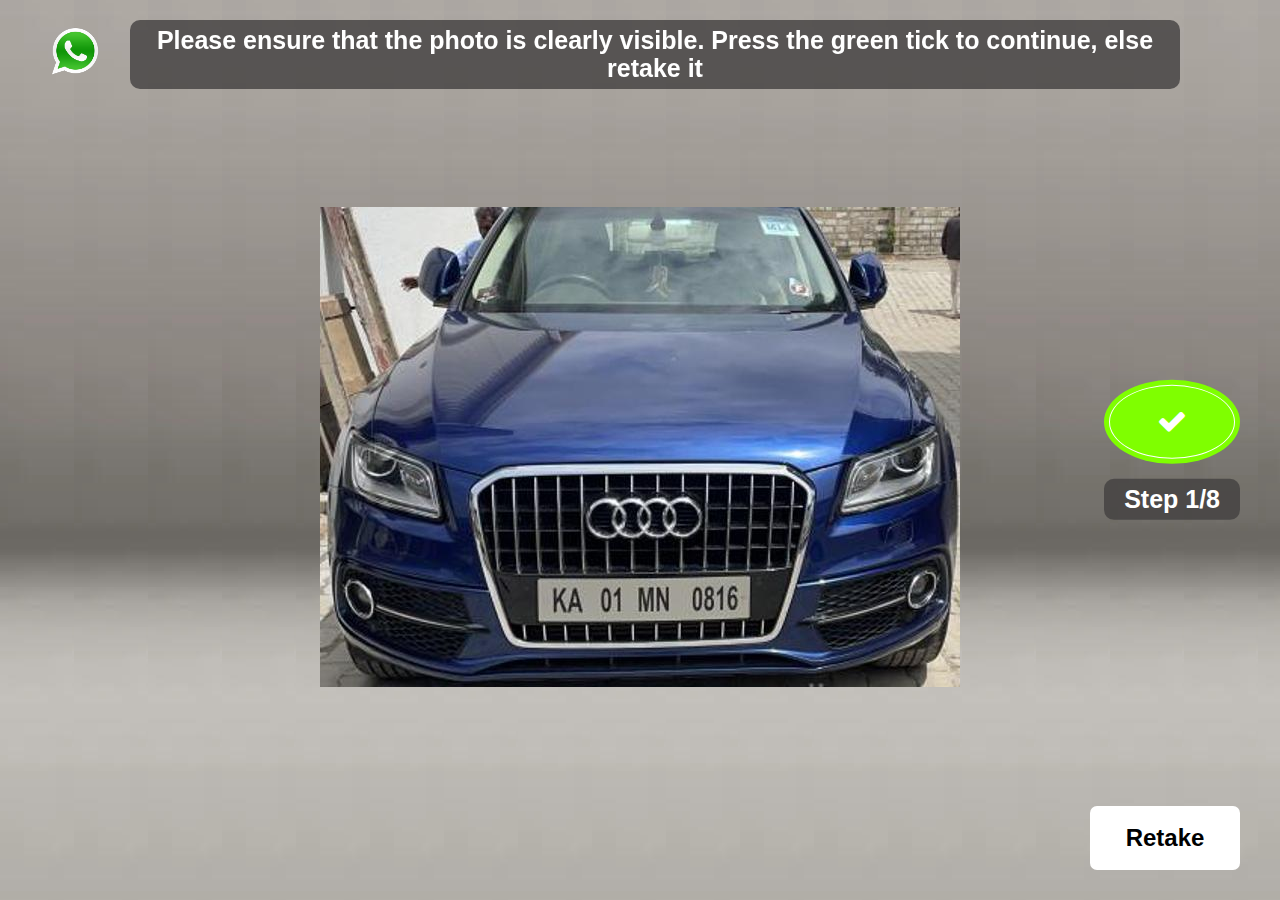
<file: index.html>
<!DOCTYPE html>
<html>
	<head>
		<meta name="viewport" content="width=device-width, initial-scale=1" />
		<link rel="stylesheet" href="./assets/css/font-awesome.min.css">
		<link rel="stylesheet" type="text/css" href="assets/css/global.css" media="screen" />
		<link rel="stylesheet" type="text/css" href="assets/css/style.css" media="screen" />
		<link rel="stylesheet" type="text/css" href="assets/css/responsive.css" media="screen" />
		<!-- <script src="https://use.fontawesome.com/433f0b80f3.js"></script> -->

	</head>
<body>
	<div>
		<div class="main-section">
			<div class="top-header">
				<figure class="logo-wrapper"> 
					<img src= './assets/images/whatsapp-logo.png' />
				</figure>

				<div class="msg-wrap">
					<h2>Please ensure that the photo is clearly visible. Press the green tick to continue, else retake it</h2>
				</div>
			</div>

			<!-- <content-section-start> -->
				<div class="content-section">
					<figure>
						<img src= "./assets/images/audi.jpeg" />
					</figure>

					<div class="right-block">
						<div class="top-bar">
							<figure>
								<i class="fa fa-check"></i>
							</figure>
						</div>
						<div class="msg-wrap">
							<h2>Step 1/8</h2>
						</div>
					</div>
				</div>
			<!-- </content-section-start> -->

			<div class="btn-wrapper">
				<button class="secondary">Retake</button>
			</div>
		</div>
		<!--Page Wrapper End-->
	</div>
	</body>
</html>
</file>
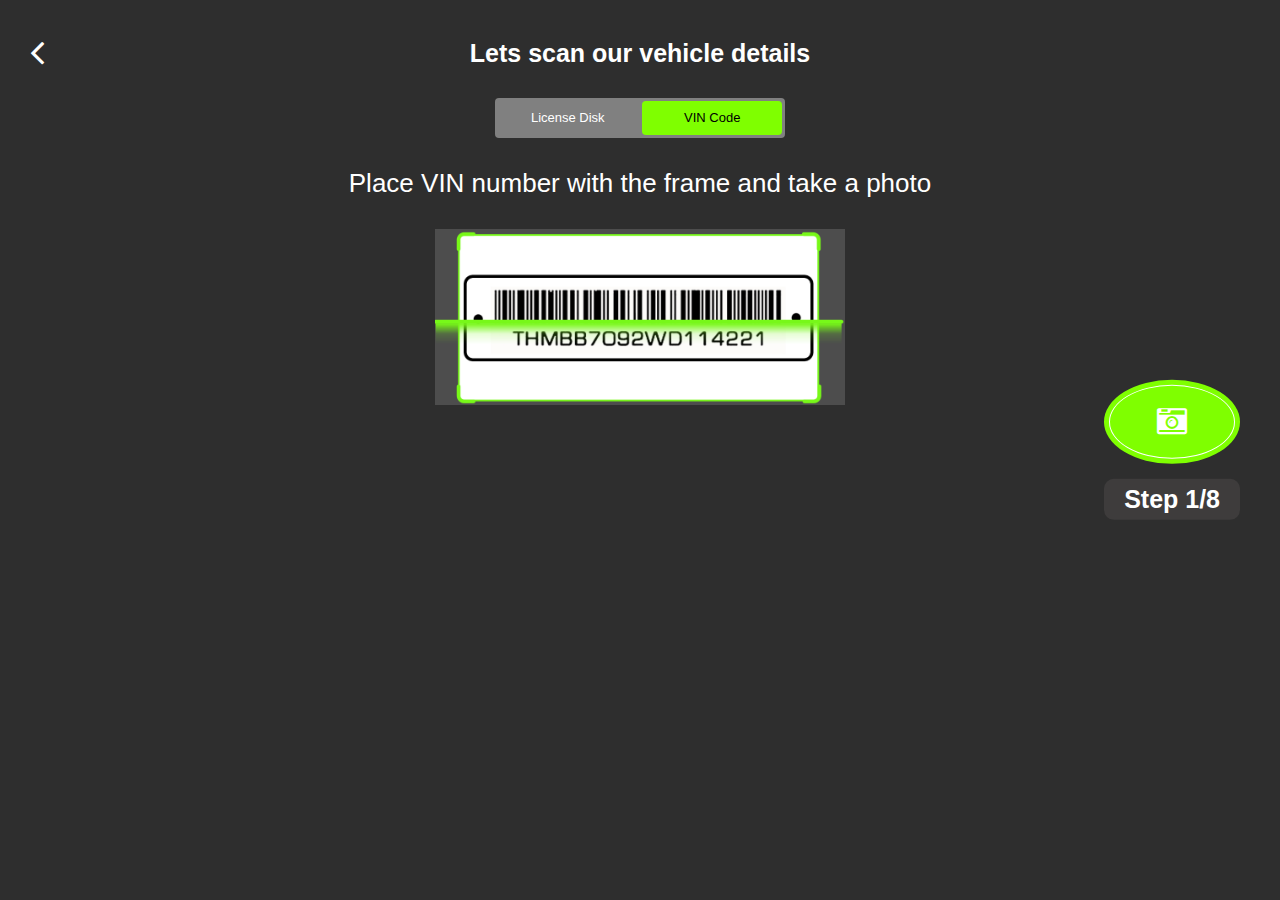
<file: page-2.html>
<!DOCTYPE html>
<html>
	<head>
		<meta name="viewport" content="width=device-width, initial-scale=1" />
		<link rel="stylesheet" href="./assets/css/font-awesome.min.css">
		<link rel="stylesheet" type="text/css" href="assets/css/style.css" media="screen" />
		<link rel="stylesheet" type="text/css" href="assets/css/global.css" media="screen" />
		<link rel="stylesheet" type="text/css" href="assets/css/responsive.css" media="screen" />
		<!-- <script src="https://use.fontawesome.com/433f0b80f3.js"></script> -->

	</head>
<body>
	<div id="wrapper">
		<div class="details-page">
			<h2>Lets scan our vehicle details</h2>

				<ul class="tabs">
					<li>License Disk</li>
					<li class="active">VIN Code</li>
				</ul>

				<p>Place VIN number with the frame and take a photo</p>

				<div class="scanner-img">
					<img src="./assets/images/scan.png" />
				</div>

				<div class="right-block">
					<div class="top-bar">
						<figure>
							<i class="fa fa-camera-retro"></i>
						</figure>
					</div>

					<div class="msg-wrap">
						<h2>Step 1/8</h2>
					</div>
				</div>
				<span class="back-arrow"><i class="fa fa-angle-left"></i> </span>
			</div>
		</div>	
		<!--Page Wrapper End-->
	</div>
	</body>
</html>
</file>
<file: assets/css/global.css>
html, body, div, span, figure, ul, h2, h3 , p{
	margin: 0;
	padding: 0;
	border: 0;
	font-size: 100%;
	font: inherit;
	vertical-align: baseline;
	-webkit-font-smoothing: antialiased;
}

* {
	box-sizing: border-box;
}

ul {
	list-style: none;
}

body {
	font-size: 16px;
	font-family: 'Roboto', sans-serif;
	color: #000;
	font-weight:400;
	line-height: 1.3;
}

h2 {
	font-size: 25px;
	color: #fff;
	line-height: 1.1;
	font-weight: 700;
}

p {
	color: #fff;
	font-size: 26px;
	line-height: 1.2;
}

button {
	outline: 0;
    border: 0;
    cursor: pointer;
}

.secondary {
	padding: 18px 30px;
	color: #000;
	background: #fff;
	border-radius: 7px;
	font-size: 24px;
	font-weight: 700;
	min-width: 150px;
}
</file>
<file: assets/css/style.css>
/* <header-start> */

.main-section {
	min-height: 100vh;
	background: #000 url("../images/background.png") left top;
	display: flex;
    justify-content: center;
	align-items: center;
	position: relative;
}

.top-header {
	display: flex;
	align-items: center;
	position: fixed;
	top: 20px;
	left: 50px;
	right: 100px;
}

.top-header .logo-wrapper {
	margin-right: 30px;
	cursor: pointer;
}

.logo-wrapper img {
	width: 50px;
}

.msg-wrap {
	padding: 7px 20px;
	border-radius: 10px;
	background: rgba(66, 64, 64, 0.8);
	text-align: center;
}

.content-section figure {
   max-width: 800px;
}

.content-section figure img {
	max-width: 100%;
	object-fit: contain;
}

.btn-wrapper {
	position: fixed;
	right: 40px;
	bottom: 30px;
}

.right-block {
	position: absolute;
	right: 40px;
	top: 50%;
	transform: translateY(-50%);
}

.right-block .top-bar {
	border-radius: 50%;
	padding: 5px;
	background: chartreuse;
	margin-bottom: 15px;
}

.right-block .top-bar figure {
	border-radius: 50%;
	border: solid 1px #fff;
	padding: 20px 10px;
	text-align: center;
}

.right-block .top-bar i {
	font-size: 30px;
    color: #fff;
}

.details-page {
	background: #2e2e2e;
	min-height: 100vh;
	text-align: center;
	padding: 40px;
}

.details-page >h2 {
	margin-bottom: 30px;
}

.tabs {
	display: inline-block;
	padding: 3px;
	border-radius: 4px;
	background-color: gray;
	margin-bottom: 30px;
}

.tabs >li {
	display: inline-block;
	font-size: 13px;
	color: #fff;
	line-height: 1.1;
	padding: 10px;
	min-width: 140px;
	cursor: pointer;
}

.tabs >li.active {
	background-color: chartreuse;
	color: #000;
    border-radius: 4px;
}

.details-page p {
	margin-bottom: 30px;
}

.details-page .back-arrow {
	position: absolute;
    top: 26px;
    left: 30px;
    font-size: 40px;
    color: #fff;
}

.scanner-img  img {
	width: 410px;
}
</file>
<file: assets/css/responsive.css>
@media only screen and (max-width: 767px) {
    .top-header {
        right: 20px;
        left: 20px;
    }

    h2 {
        font-size: 15px;
    }

    .btn-wrapper {
        right: 20px;
        bottom: 20px;
    }

    .scanner-img img {
        max-width: 100%;
    }

    .right-block {
        right: 20px;
    }
}
</file>
